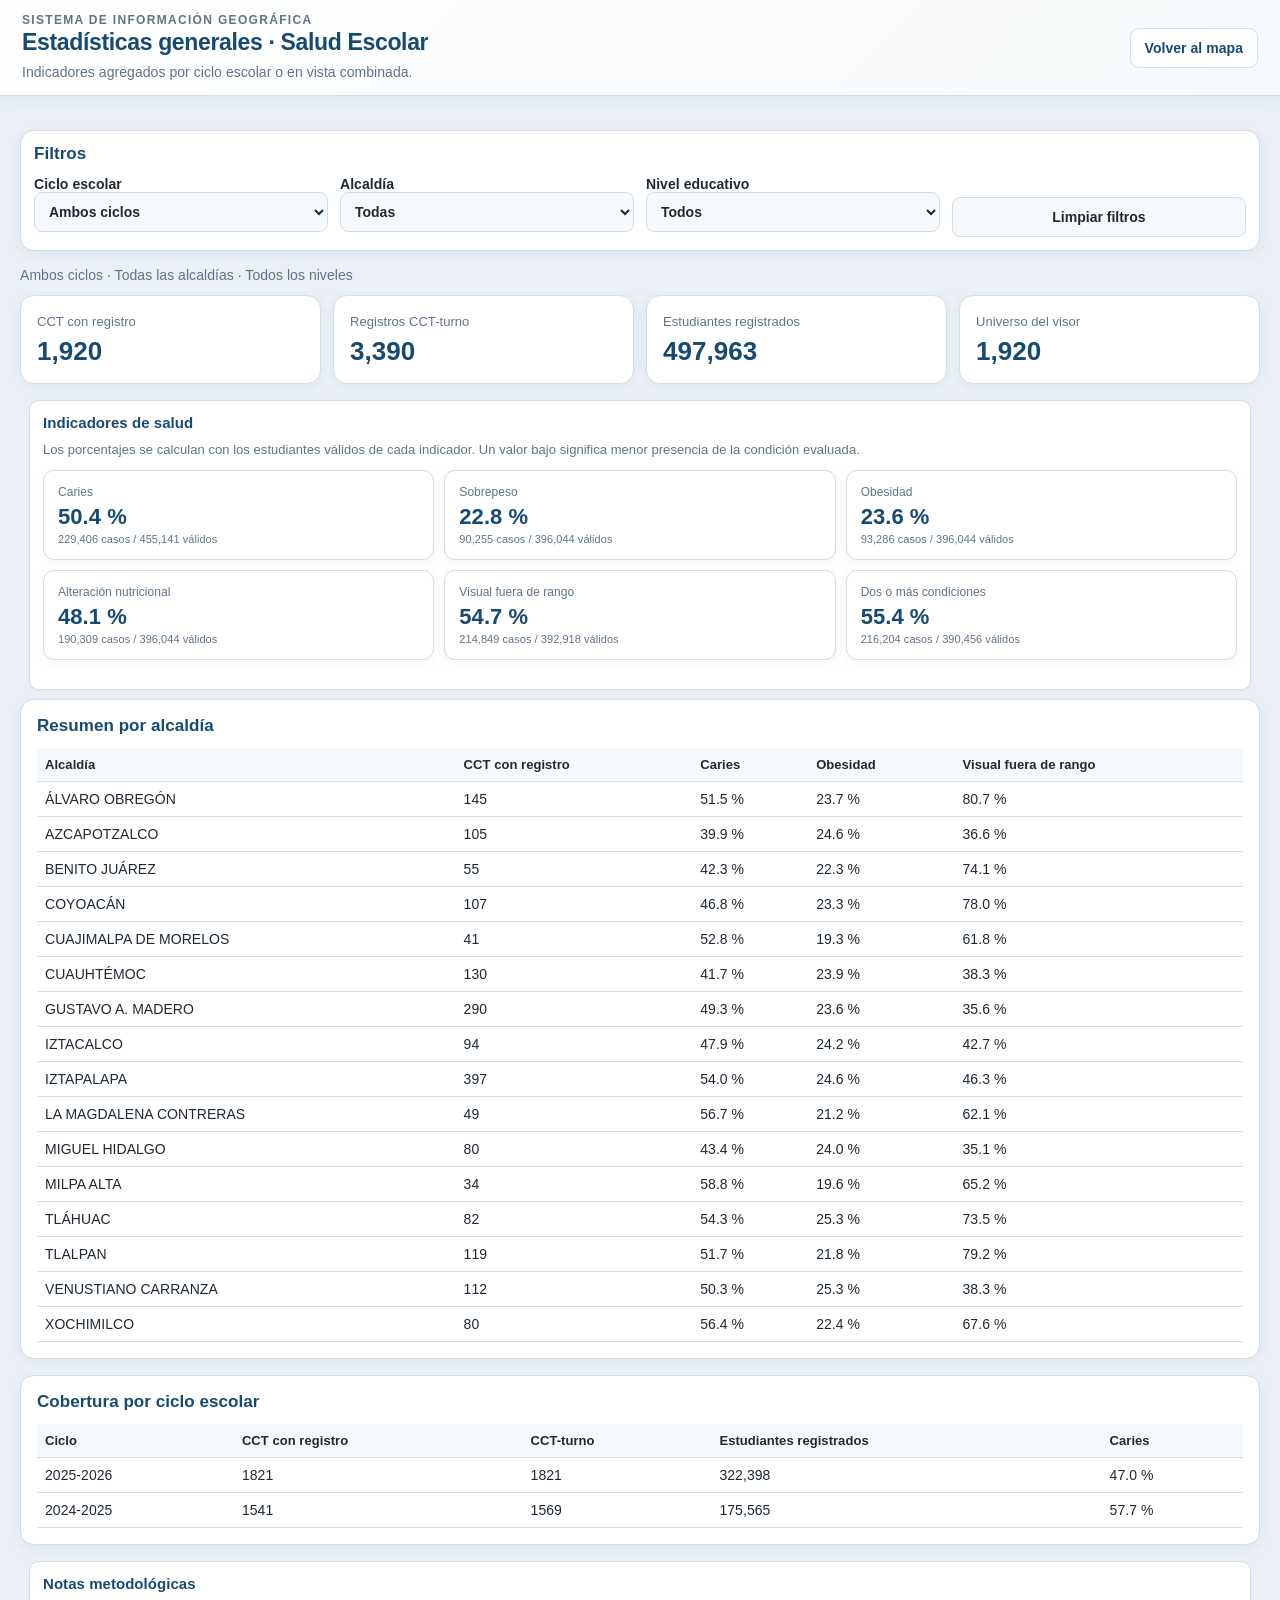
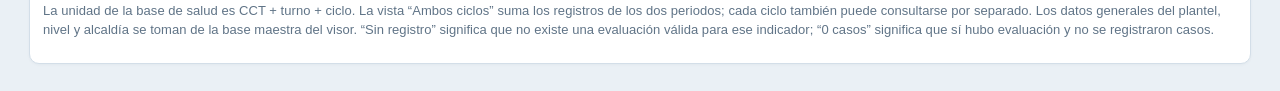
<file: estadisticas.html>
<!doctype html>
<html lang="es">
<head>
  <meta charset="utf-8"><meta name="viewport" content="width=device-width,initial-scale=1">
  <title>Estadísticas · Salud Escolar</title>
  <link rel="stylesheet" href="style.css?v=20261013-salud-3">
</head>
<body>
<header class="topbar">
  <div class="brand-block"><span class="eyebrow">Sistema de información geográfica</span><h1>Estadísticas generales · Salud Escolar</h1><p>Indicadores agregados por ciclo escolar o en vista combinada.</p></div>
  <nav><a href="index.html">Volver al mapa</a></nav>
</header>
<main class="stats-page"><div class="stats-container">
  <section class="stats-filter-panel">
    <h2>Filtros</h2>
    <div class="stats-filter-grid">
      <label>Ciclo escolar<select id="statsCiclo"></select></label>
      <label>Alcaldía<select id="statsAlcaldia"><option value="">Todas</option></select></label>
      <label>Nivel educativo<select id="statsNivel"><option value="">Todos</option></select></label>
      <div class="stats-actions"><button id="statsReset" class="secondary" type="button">Limpiar filtros</button></div>
    </div>
  </section>

  <p id="statsContext" class="stats-context"></p>
  <section class="cards" id="statsContent"></section>

  <section class="panel">
    <h2>Indicadores de salud</h2>
    <p class="hint">Los porcentajes se calculan con los estudiantes válidos de cada indicador. Un valor bajo significa menor presencia de la condición evaluada.</p>
    <div id="healthStats" class="health-stats-grid"></div>
  </section>

  <section class="table-panel">
    <h2>Resumen por alcaldía</h2>
    <div id="alcaldiaTable"></div>
  </section>

  <section class="table-panel">
    <h2>Cobertura por ciclo escolar</h2>
    <div id="cycleTable"></div>
  </section>

  <section class="panel"><h2>Notas metodológicas</h2><p class="hint">La unidad de la base de salud es CCT + turno + ciclo. La vista “Ambos ciclos” suma los registros de los dos periodos; cada ciclo también puede consultarse por separado. Los datos generales del plantel, nivel y alcaldía se toman de la base maestra del visor. “Sin registro” significa que no existe una evaluación válida para ese indicador; “0 casos” significa que sí hubo evaluación y no se registraron casos.</p></section>
</div></main>
<script src="estadisticas.js?v=20261104-salud-1"></script>
</body></html>
</file>
<file: style.css>
:root {
  --bg: #eaf0f5;
  --panel: #ffffff;
  --panel-soft: #f6f9fb;
  --text: #1f2933;
  --muted: #607487;
  --border: #d3dee8;
  --primary: #174a72;
  --primary-dark: #0f3554;
  --accent: #0f766e;
  --shadow: 0 10px 28px rgba(15, 35, 55, .14);
}

body.dark-mode {
  --bg: #0f1720;
  --panel: #172330;
  --panel-soft: #1c2a38;
  --text: #e8f0f7;
  --muted: #a6b8c8;
  --border: #314354;
  --primary: #5da8d6;
  --primary-dark: #3e8fbd;
  --accent: #4fd1c5;
  --shadow: 0 12px 32px rgba(0, 0, 0, .38);
}

* { box-sizing: border-box; }

html, body { height: 100%; }

body {
  margin: 0;
  color: var(--text);
  background: var(--bg);
  font-family: Inter, "Segoe UI", Roboto, Arial, sans-serif;
  font-size: 16px;
  letter-spacing: .003em;
}

.topbar {
  min-height: 94px;
  padding: 15px 24px;
  display: flex;
  align-items: center;
  justify-content: space-between;
  gap: 24px;
  position: relative;
  z-index: 1000;
  background: linear-gradient(135deg, var(--panel), var(--panel-soft));
  border-bottom: 1px solid var(--border);
  box-shadow: 0 2px 12px rgba(15, 53, 84, .07);
}

.brand-block { display: flex; flex-direction: column; min-width: 0; }
.eyebrow, .panel-kicker { color: var(--muted); font-size: 12px; font-weight: 800; letter-spacing: .11em; text-transform: uppercase; }
.topbar h1 { margin: 2px 0 0; color: var(--primary); font-size: 23px; line-height: 1.2; letter-spacing: -.015em; }
.topbar p { margin: 6px 0 0; color: var(--muted); font-size: 14px; line-height: 1.4; }
.topbar a, .stats-header a {
  display: inline-flex;
  align-items: center;
  min-height: 40px;
  padding: 0 14px;
  color: var(--primary);
  background: var(--panel);
  border: 1px solid var(--border);
  border-radius: 9px;
  font-size: 14px;
  font-weight: 750;
  text-decoration: none;
}

.layout { height: calc(100vh - 94px); display: grid; grid-template-columns: 360px 1fr; transition: grid-template-columns .2s ease; }
.layout.sidebar-collapsed { grid-template-columns: 0 1fr; }
.sidebar { overflow: auto; background: var(--panel-soft); border-right: 1px solid var(--border); z-index: 900; transition: transform .2s ease; }
.layout.sidebar-collapsed .sidebar { padding: 0; overflow: hidden; border-right: 0; transform: translateX(-100%); }

.sidebar-head { min-height: 62px; padding: 12px 14px; display: flex; align-items: center; justify-content: space-between; border-bottom: 1px solid var(--border); background: var(--panel); }
.sidebar-head strong { display: block; margin-top: 3px; color: var(--primary); font-size: 15px; }

button {
  border: 0;
  border-radius: 8px;
  padding: 9px 12px;
  color: #ffffff;
  background: var(--primary);
  font: inherit;
  font-size: 14px;
  font-weight: 750;
  cursor: pointer;
  transition: background .16s, border-color .16s, transform .16s, box-shadow .16s;
}
button:hover { background: var(--primary-dark); transform: translateY(-1px); }
button.secondary, .secondary-action { color: var(--text); background: var(--panel-soft); border: 1px solid var(--border); }
button.secondary:hover, .secondary-action:hover { color: var(--text); background: var(--bg); }
.icon-button { width: 34px; height: 34px; padding: 0; color: var(--primary); background: var(--bg); font-size: 22px; }
.hidden { display: none !important; }

.panel { margin: 10px; padding: 14px; background: var(--panel); border: 1px solid var(--border); border-radius: 12px; box-shadow: 0 1px 3px rgba(15, 53, 84, .04); }
.panel h2 { margin: 0 0 12px; color: var(--primary); font-size: 16px; }
.panel.compact { margin-bottom: 18px; }
.hint { margin: 0 0 10px; color: var(--muted); font-size: 13px; line-height: 1.45; }

label { display: block; margin: 11px 0 5px; color: var(--text); font-size: 14px; font-weight: 700; }
select, input {
  width: 100%;
  min-height: 40px;
  padding: 9px 10px;
  color: var(--text);
  background: var(--panel-soft);
  border: 1px solid var(--border);
  border-radius: 8px;
  font: inherit;
  font-size: 14px;
}
input:focus, select:focus { outline: none; border-color: var(--primary); box-shadow: 0 0 0 3px rgba(37, 99, 235, .13); background: var(--panel); }
.buttons { display: flex; gap: 8px; margin-top: 12px; }
.buttons.single-action { display: block; }
.buttons.single-action button { width: 100%; }

.inline-check { display: flex; align-items: flex-start; gap: 9px; margin: 8px 0; font-size: 14px; font-weight: 550; line-height: 1.35; }
.inline-check input { width: auto; min-height: 0; margin: 2px 0 0; flex: 0 0 auto; }
.inline-check span { min-width: 0; }
.inline-check em { display: block; margin-top: 2px; color: var(--muted); font-size: 12px; font-style: normal; font-weight: 500; }

.collapse-title { width: 100%; display: flex; align-items: center; justify-content: space-between; padding: 10px 12px; color: var(--primary); background: var(--panel-soft); border: 1px solid var(--border); }
.collapse-title:hover { color: var(--primary); background: var(--bg); }
.collapsible-body { padding-top: 12px; }


.cross-summary { margin: 0 0 10px; padding: 9px; color: var(--text); background: var(--panel-soft); border-left: 3px solid var(--primary); border-radius: 6px; font-size: 13px; line-height: 1.4; }
.kpis { display: grid; grid-template-columns: repeat(2, 1fr); gap: 8px; }
.kpis div { padding: 9px 7px; text-align: center; background: var(--panel-soft); border: 1px solid var(--border); border-radius: 10px; }
.kpis strong { display: block; color: var(--primary); font-size: 22px; }
.kpis span { color: var(--muted); font-size: 12px; line-height: 1.25; }

.maparea { position: relative; min-width: 0; overflow: hidden; background: #dfe8ef; }
#map { width: 100%; height: 100%; }
.maparea:fullscreen { width: 100vw; height: 100vh; }
.maparea:fullscreen #map { width: 100%; height: 100%; }
.map-actions { position: absolute; top: 14px; right: 14px; z-index: 1000; display: flex; gap: 8px; }
.map-actions button { width: 42px; height: 42px; padding: 0; color: var(--primary); background: var(--panel); border: 1px solid var(--border); box-shadow: var(--shadow); font-size: 20px; }
.map-actions button:hover { background: var(--panel-soft); }

.leaflet-left .leaflet-control { margin-left: 14px; }
.leaflet-top .leaflet-control { margin-top: 14px; }
.leaflet-control-zoom { overflow: hidden; border: 1px solid var(--border) !important; border-radius: 10px !important; box-shadow: var(--shadow) !important; }
.leaflet-control-zoom a { color: var(--primary) !important; background: var(--panel) !important; }
.leaflet-control-zoom a:hover { background: var(--panel-soft) !important; }
.leaflet-control-attribution { color: #334155; background: rgba(255, 255, 255, .82) !important; }
.dark-mode .leaflet-tile-pane { filter: brightness(.62) contrast(1.3) saturate(.55) hue-rotate(180deg) invert(1); }
.dark-mode .leaflet-popup-content-wrapper, .dark-mode .leaflet-popup-tip { color: var(--text); background: var(--panel); }

.map-status { position: absolute; top: 18px; left: 50%; z-index: 1000; transform: translateX(-50%); padding: 10px 14px; color: var(--primary); background: color-mix(in srgb, var(--panel) 96%, transparent); border: 1px solid var(--border); border-radius: 9px; box-shadow: var(--shadow); font-size: 13px; font-weight: 750; }
.map-status.error { color: #991b1b; background: #fff7f7; border-color: #fecaca; }
.show-sidebar { position: absolute; top: 108px; left: 12px; z-index: 1050; color: var(--primary); background: var(--panel); border: 1px solid var(--border); box-shadow: var(--shadow); }

.legend { position: absolute; bottom: 18px; left: 14px; z-index: 800; min-width: 210px; max-width: 340px; padding: 10px; color: var(--text); background: var(--panel); border: 1px solid var(--border); border-radius: 10px; box-shadow: var(--shadow); font-size: 13px; }
.legend-head { display: flex; align-items: center; justify-content: space-between; gap: 10px; margin-bottom: 8px; }
.legend button { width: 26px; height: 26px; padding: 0; border-radius: 6px; }
.legend-subtitle { margin: 9px 0 5px; padding-top: 8px; border-top: 1px solid var(--border); color: var(--primary); font-weight: 800; }
.legend-body-truncated { max-height: 250px; overflow: auto; }
.imv-popup strong { display: block; margin-bottom: 8px; color: var(--primary); }
.imv-popup dl { display: grid; grid-template-columns: auto 1fr; gap: 4px 10px; margin: 0; }
.imv-popup dt { color: var(--muted); font-weight: 700; }
.imv-popup dd { margin: 0; font-weight: 700; }
.swatch { display: inline-block; width: 12px; height: 12px; margin-right: 7px; border: 1px solid rgba(0, 0, 0, .18); border-radius: 50%; }
.summary-marker { display: flex; align-items: center; justify-content: center; color: #ffffff; background: rgba(23, 74, 114, .9); border: 2px solid #ffffff; border-radius: 50%; box-shadow: 0 3px 10px rgba(15, 23, 42, .3); font-size: 14px; font-weight: 800; cursor: pointer; }
.leaflet-school-pane canvas { cursor: pointer; }

.detail-panel { position: absolute; top: 72px; right: 16px; z-index: 1150; width: 390px; max-width: calc(100% - 32px); max-height: calc(100% - 88px); overflow: auto; padding: 16px; color: var(--text); background: var(--panel); border: 1px solid var(--border); border-radius: 14px; box-shadow: var(--shadow); opacity: 0; visibility: hidden; pointer-events: none; transform: translateX(440px); transition: transform .22s ease, opacity .16s ease, visibility 0s linear .22s; }
.detail-panel.open { opacity: 1; visibility: visible; pointer-events: auto; transform: translateX(0); transition-delay: 0s; }
.detail-panel .close { position: absolute; top: 10px; right: 10px; width: 32px; height: 32px; padding: 0; color: var(--text); background: var(--panel-soft); border: 1px solid var(--border); }
.detail-panel h2 { margin: 4px 40px 13px 0; color: var(--primary); font-size: 18px; line-height: 1.25; }
.detail-content dl { display: grid; grid-template-columns: 125px 1fr; gap: 8px 10px; margin: 0 0 14px; font-size: 14px; }
.detail-content dt { color: var(--text); font-weight: 750; }
.detail-content dd { margin: 0; color: var(--text); overflow-wrap: anywhere; }
.detail-content h3 { margin: 0 0 7px; color: var(--primary); font-size: 15px; }
.detail-content p { margin: 0 0 8px; color: var(--muted); font-size: 13px; line-height: 1.45; }
.detail-tabs { display: flex; flex-wrap: wrap; gap: 6px; margin-bottom: 12px; }
.tab-btn { padding: 8px 10px; color: var(--text); background: var(--panel-soft); border: 1px solid var(--border); font-size: 13px; }
.tab-btn.active { color: #ffffff; background: var(--primary); }
.tab-pane { display: none; }
.tab-pane.active { display: block; }

.popup-title { margin-bottom: 5px; color: var(--primary); font-size: 15px; font-weight: 800; }
.popup-meta { color: var(--text); font-size: 13px; line-height: 1.45; }
.school-popup { width: min(390px, calc(100vw - 90px)); max-width: 100%; }
.popup-control { margin: 9px 0; }
.popup-control > strong, .popup-program-section > strong, .popup-flags > strong { display: block; margin-bottom: 6px; color: var(--primary); font-size: 12px; }
.popup-choice-list { display: flex; flex-wrap: wrap; gap: 6px; }
.popup-choice {
  min-height: 32px;
  padding: 6px 9px;
  color: var(--primary);
  background: #ffffff;
  border: 1px solid var(--border);
  box-shadow: none;
  font-size: 12px;
}
.popup-choice:hover { color: var(--primary); background: #f4f8fb; }
.popup-choice.active, .popup-choice.active:hover { color: #ffffff; background: var(--primary); border-color: var(--primary); }
.popup-meta-grid { display: grid; grid-template-columns: minmax(84px, 112px) minmax(0, 1fr); gap: 5px 9px; margin: 9px 0; font-size: 12px; line-height: 1.35; }
.popup-meta-grid dt { color: var(--muted); font-weight: 750; }
.popup-meta-grid dd { min-width: 0; margin: 0; color: var(--text); overflow-wrap: anywhere; }
.popup-program-section { margin-top: 10px; padding-top: 9px; border-top: 1px solid var(--border); }
.popup-program-list { max-height: 170px; overflow-y: auto; padding-right: 3px; }
.popup-program-list > p { margin: 5px 0; color: var(--muted); font-size: 12px; }
.popup-program { width: 100%; margin-bottom: 5px; padding: 8px 9px; text-align: left; color: var(--text); background: var(--panel-soft); border: 1px solid var(--border); box-shadow: none; font-size: 12px; line-height: 1.3; }
.popup-program:hover { color: var(--primary); background: var(--bg); }
.popup-program span, .popup-program small { display: block; overflow-wrap: anywhere; }
.popup-program small { margin-top: 3px; color: var(--muted); font-size: 10px; font-weight: 600; }
.popup-open-detail { width: 100%; margin-top: 8px; padding: 8px 10px; font-size: 12px; }
.popup-flags { margin-top: 8px; }
.mini-tag { display: inline-block; margin: 0 4px 4px 0; padding: 4px 7px; border-radius: 999px; font-size: 11px; font-weight: 750; }
.mini-tag.blue { color: #1d4ed8; background: #dbeafe; }
.mini-tag.teal { color: #115e59; background: #ccfbf1; }
.indicator-mini { margin-top: 9px; padding-top: 8px; border-top: 1px solid var(--border); font-size: 12px; }
.indicator-mini > strong { display: block; margin-bottom: 5px; color: var(--primary); }
.indicator-mini div { display: flex; justify-content: space-between; gap: 12px; margin: 3px 0; }
.indicator-mini b { color: var(--text); }

.info-card, .indicator-card { margin: 9px 0; padding: 11px; background: var(--panel-soft); border: 1px solid var(--border); border-radius: 10px; box-shadow: 0 1px 2px rgba(15, 53, 84, .035); }
.blue-card { border-left: 4px solid #2563eb; }
.improvement-card { border-left: 4px solid var(--accent); }
.program-parent { margin-bottom: 4px; color: var(--muted); font-size: 11px; font-weight: 800; letter-spacing: .07em; text-transform: uppercase; }
.program-detail-record + .program-detail-record { margin-top: 10px; padding-top: 10px; border-top: 1px solid var(--border); }
.program-detail-record h4 { margin: 0 0 7px; color: var(--primary); font-size: 13px; }
.program-detail-record dl { margin-bottom: 0; }
.muted-box { padding: 10px; color: var(--muted); background: var(--panel-soft); border: 1px solid var(--border); border-radius: 8px; }
.map-link { display: inline-block; color: var(--primary); font-size: 13px; font-weight: 750; }
.indicator-card h3 { margin-bottom: 3px; }
.indicator-grid { display: grid; grid-template-columns: 1fr 1fr; gap: 7px; margin-top: 9px; }
.indicator-grid div { padding: 8px; background: var(--panel); border: 1px solid var(--border); border-radius: 8px; }
.indicator-grid span { display: block; color: var(--muted); font-size: 12px; line-height: 1.3; }
.indicator-grid strong { display: block; margin-top: 4px; color: var(--primary); font-size: 14px; }


.stats-page { min-height: 100vh; padding: 18px; }
.stats-container { max-width: 1240px; margin: 0 auto; }
.stats-header, .stats-filter-panel, .card, .table-panel { background: var(--panel); border: 1px solid var(--border); border-radius: 14px; box-shadow: 0 3px 12px rgba(15, 53, 84, .055); }
.stats-header { margin-bottom: 16px; padding: 18px; display: flex; align-items: center; justify-content: space-between; gap: 14px; }
.stats-header h1 { margin: 0; color: var(--primary); font-size: 23px; }
.stats-header p { margin: 6px 0 0; color: var(--muted); font-size: 14px; }
.stats-filter-panel { margin: 16px 0; padding: 14px; }
.stats-filter-panel h2, .table-panel h2 { margin: 0 0 12px; color: var(--primary); font-size: 17px; }
.stats-filter-grid { display: grid; grid-template-columns: repeat(4, minmax(160px, 1fr)); gap: 12px; }
.stats-filter-grid label { margin-top: 0; }
.stats-actions { display: flex; align-items: end; }
.stats-actions button { width: 100%; min-height: 40px; }
.stats-context { margin: 0 0 12px; color: var(--muted); font-size: 14px; }
.cards { display: grid; grid-template-columns: repeat(4, 1fr); gap: 12px; margin-bottom: 16px; }
.card { padding: 16px; }
.card span { color: var(--muted); font-size: 13px; }
.card strong { display: block; margin-top: 6px; color: var(--primary); font-size: 30px; }
.grid-two { display: grid; grid-template-columns: 1fr 1fr; gap: 16px; }
.table-panel { margin-bottom: 16px; padding: 16px; overflow: auto; }
table { width: 100%; border-collapse: collapse; font-size: 14px; }
th, td { padding: 9px 8px; text-align: left; border-bottom: 1px solid var(--border); vertical-align: top; }
th { color: var(--text); background: var(--panel-soft); font-size: 13px; }
.bar { min-width: 80px; height: 10px; overflow: hidden; background: var(--bg); border-radius: 999px; }
.bar span { display: block; height: 100%; background: var(--primary); }
.empty-row { padding: 18px !important; color: var(--muted); text-align: center; }

@media (max-width: 960px) {
  .topbar { align-items: flex-start; flex-direction: column; gap: 12px; }
  .topbar nav, .topbar nav a { width: 100%; justify-content: center; }
  .layout, .layout.sidebar-collapsed { height: auto; grid-template-columns: 1fr; }
  .layout.sidebar-collapsed .sidebar { display: none; }
  .sidebar { max-height: none; border-right: 0; border-bottom: 1px solid var(--border); }
  .maparea { height: 72vh; min-height: 540px; }
  .show-sidebar { top: 108px; }
  .detail-panel { top: auto; right: 12px; bottom: 12px; left: 12px; width: auto; max-width: none; max-height: 60%; transform: translateY(115%); }
  .detail-panel.open { transform: translateY(0); }
  .cards, .grid-two { grid-template-columns: 1fr 1fr; }
  .stats-filter-grid { grid-template-columns: 1fr 1fr; }
}

@media (max-width: 620px) {
  .topbar { padding: 12px 14px; }
  .topbar h1 { font-size: 20px; }
  .map-actions { top: 10px; right: 10px; }
  .leaflet-left .leaflet-control { margin-left: 10px; }
  .leaflet-top .leaflet-control { margin-top: 10px; }
  .legend { right: 10px; bottom: 10px; left: 10px; min-width: 0; }
  .section-actions, .indicator-grid, .cards, .grid-two, .stats-filter-grid { grid-template-columns: 1fr; }
  .program-checklist { max-height: 330px; }
  .detail-content dl { grid-template-columns: 1fr; gap: 3px; }
  .detail-content dd { margin-bottom: 7px; }
}

/* Salud: extensiones sobre el diseño del visor de Programas */
.health-panel .range-list{display:grid;gap:5px;margin-top:8px}.health-panel .range-list label{margin:0;padding:7px 8px;border:1px solid var(--border);border-radius:8px;background:var(--panel-soft);font-size:12px}.health-panel .range-list input{margin-right:7px}.health-note{margin:8px 0 0;padding:9px 10px;background:var(--panel-soft);border-left:3px solid var(--primary);border-radius:6px;color:var(--muted);font-size:12px;line-height:1.4}
.school-health-icon{background:transparent!important;border:0!important}.school-dot{width:14px;height:14px;border-radius:50%;border:2px solid #fff;box-shadow:0 1px 5px rgba(15,23,42,.38)}
.health-cluster{background:transparent!important;border:0!important}.health-cluster-bubble{display:flex;align-items:center;justify-content:center;border-radius:50%;border:3px solid rgba(255,255,255,.96);box-shadow:0 3px 12px rgba(15,23,42,.30);color:#fff;font-weight:850;font-size:12px;text-shadow:0 1px 2px rgba(0,0,0,.28)}
.cluster-tip{min-width:230px}.cluster-tip strong{color:var(--primary)}.cluster-tip dl{display:grid;grid-template-columns:auto 1fr;gap:4px 10px;margin:8px 0 0}.cluster-tip dt{color:var(--muted);font-weight:700}.cluster-tip dd{margin:0;font-weight:700}.metric-badge{display:inline-flex;align-items:center;gap:6px;padding:5px 8px;border-radius:999px;background:var(--panel-soft);border:1px solid var(--border);font-size:11px;font-weight:750}.warning-badge{color:#92400e;background:#fffbeb;border-color:#fde68a}.no-record{color:var(--muted)}
.health-summary-line{margin:0 0 10px;padding:9px 10px;border-radius:8px;background:var(--panel-soft);border:1px solid var(--border);font-size:12px;line-height:1.45}.health-summary-line strong{color:var(--primary)}
.metric-table{width:100%;border-collapse:collapse;font-size:12px}.metric-table th,.metric-table td{padding:7px 6px;border-bottom:1px solid var(--border);text-align:left}.metric-table th{color:var(--muted);font-size:11px;text-transform:uppercase;letter-spacing:.04em}.metric-table td.num{text-align:right;font-variant-numeric:tabular-nums}.combo-list{display:grid;gap:6px}.combo-item{padding:8px 9px;border:1px solid var(--border);border-radius:8px;background:var(--panel-soft)}.combo-item strong{display:block;color:var(--text);font-size:12px}.combo-item span{color:var(--muted);font-size:11px}
.legend-row{display:flex;align-items:center;gap:7px;margin:5px 0}.legend-swatch{width:13px;height:13px;border-radius:50%;border:1px solid rgba(15,23,42,.18);flex:0 0 auto}.legend-note{margin-top:8px;padding-top:8px;border-top:1px solid var(--border);color:var(--muted);font-size:11px;line-height:1.35}
.sidebar .filter-inline{display:grid;grid-template-columns:1fr 1fr;gap:8px}.cluster-options{display:grid;gap:7px}.cluster-options .inline-check{margin:0}.source-chip{display:inline-block;padding:3px 6px;border-radius:6px;background:#e0f2fe;color:#075985;font-size:10px;font-weight:800}.dark-mode .source-chip{background:#12354b;color:#9bd5f5}
@media(max-width:780px){.sidebar .filter-inline{grid-template-columns:1fr}.health-cluster-bubble{font-size:11px}}

/* Salud escolar · refinamiento profesional 2026-10-08 */
.layout{grid-template-columns:342px 1fr}.topbar{min-height:88px;padding:13px 22px}.layout{height:calc(100vh - 88px)}
.panel{margin:9px;padding:13px;border-radius:10px}.panel h2{font-size:15px;margin-bottom:10px}.sidebar-head{min-height:58px}
.health-panel .range-list{display:grid;gap:4px;margin-top:7px}.health-panel .range-option{display:flex;align-items:center;gap:8px;margin:0;padding:6px 7px;border:1px solid var(--border);border-radius:7px;background:var(--panel-soft);font-size:12px;font-weight:600;line-height:1.2;cursor:pointer}.health-panel .range-option:hover{background:var(--bg)}.health-panel .range-option input{width:14px;height:14px;min-height:0;margin:0;accent-color:var(--primary);flex:0 0 14px}.health-panel .range-option .legend-swatch{width:10px;height:10px;border-radius:3px;flex:0 0 10px}.health-note{font-size:11.5px;padding:8px 9px}
.school-dot{width:17px;height:17px;border:2.5px solid #fff;box-shadow:0 1px 6px rgba(15,23,42,.42)}
.health-cluster-bubble{position:relative;display:flex;align-items:center;justify-content:center;flex-direction:column;border-radius:50%;background:var(--cluster)!important;border:3px solid rgba(255,255,255,.96);box-shadow:0 4px 14px rgba(15,23,42,.28),0 0 0 1px rgba(15,23,42,.12);color:#fff;text-shadow:0 1px 2px rgba(0,0,0,.28)}.health-cluster-bubble span{font-weight:850;font-size:13px;line-height:1}.health-cluster-bubble small{display:none}.cluster-tip p{margin:5px 0 2px;color:var(--muted);font-size:11px;line-height:1.35}
.legend{max-width:260px}.legend-row{margin:4px 0}.legend-swatch{width:11px;height:11px}.legend-note{font-size:10.5px}.legend-note strong{color:var(--text)}
.sample-warning{margin:0 0 9px;padding:8px 9px;border:1px solid #f4d38b;border-left:3px solid #d99a1d;border-radius:7px;background:#fff8e8;color:#7a5310;font-size:11px;line-height:1.4}.dark-mode .sample-warning{background:#362d17;color:#f2d58c;border-color:#65522a}.mini-method{margin:0 0 8px;color:var(--muted);font-size:11px;line-height:1.4}.combo-map-btn{width:100%;margin-top:8px}.cluster-options{gap:4px}
.detail-panel{width:min(430px,calc(100vw - 28px));max-height:calc(100% - 28px)}.metric-table{font-size:11.5px}.metric-table th,.metric-table td{padding:6px 5px}
.stats-filter-panel{padding:13px}.cards{grid-template-columns:repeat(4,minmax(0,1fr))}.card strong{font-size:26px}.health-stats-grid{display:grid;grid-template-columns:repeat(3,minmax(0,1fr));gap:10px;margin-bottom:16px}.health-stat-card{padding:14px;background:var(--panel);border:1px solid var(--border);border-radius:11px;box-shadow:0 2px 8px rgba(15,53,84,.05)}.health-stat-card span{display:block;color:var(--muted);font-size:12px}.health-stat-card strong{display:block;margin-top:5px;color:var(--primary);font-size:22px}.health-stat-card small{display:block;margin-top:3px;color:var(--muted);font-size:11px}
@media(max-width:960px){.layout{height:auto}.topbar{min-height:auto}.health-stats-grid{grid-template-columns:1fr 1fr}}
@media(max-width:620px){.health-stats-grid{grid-template-columns:1fr}.maparea{height:68vh;min-height:500px}.panel{margin:7px}.detail-panel{max-height:58%}}

/* Clusters por terciles - actualización 2026-10-13 */
.tercile-box{margin-top:9px;padding:9px;border:1px solid var(--border);border-radius:8px;background:var(--panel-soft)}
.tercile-title{font-size:11px;font-weight:800;color:var(--text);margin-bottom:6px}
.tercile-row{display:grid;grid-template-columns:10px 46px 1fr;align-items:center;gap:6px;margin:4px 0;font-size:11px}.tercile-row>span{width:9px;height:9px;border-radius:50%;box-shadow:0 0 0 1px rgba(15,23,42,.12)}.tercile-row b{font-size:11px}.tercile-row small{color:var(--muted);font-size:10.5px;text-align:right}
.tercile-note{margin:7px 0 0;padding-top:7px;border-top:1px solid var(--border);font-size:10.5px;line-height:1.35;color:var(--muted)}
.legend-subtitle{margin:7px 0 3px;padding-top:6px;border-top:1px solid var(--border);font-size:10px;font-weight:800;color:var(--text);text-transform:uppercase;letter-spacing:.035em}.legend-subtitle:first-child{margin-top:0;padding-top:0;border-top:0}
.health-cluster-bubble.tier-t1,.health-cluster-bubble.tier-zero{box-shadow:0 4px 14px rgba(15,23,42,.25),0 0 0 1px rgba(21,128,61,.28)}
.health-cluster-bubble.tier-t2{box-shadow:0 4px 14px rgba(15,23,42,.25),0 0 0 1px rgba(245,158,11,.34)}
.health-cluster-bubble.tier-t3{box-shadow:0 4px 14px rgba(15,23,42,.28),0 0 0 1px rgba(198,40,40,.36)}
@media(max-width:780px){.tercile-row{grid-template-columns:10px 44px 1fr}.tercile-box{padding:8px}}
</file>
